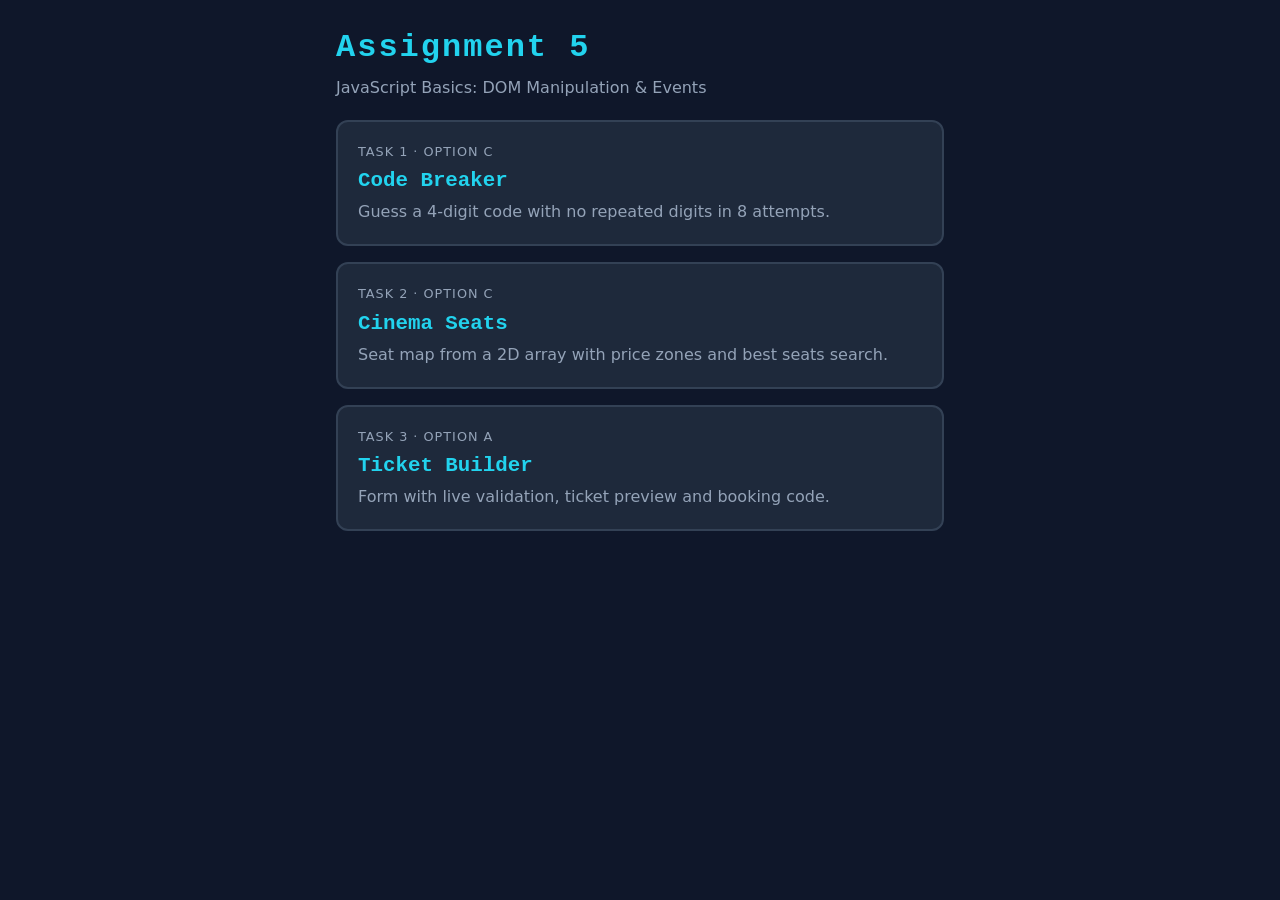
<file: index.html>
<!DOCTYPE html>
<html lang="en">
<head>
  <meta charset="UTF-8">
  <meta name="viewport" content="width=device-width, initial-scale=1.0">
  <title>Assignment 5 Basics</title>
  <link rel="stylesheet" href="css/style.css">
</head>
<body>
  <main class="container">
    <header class="page-header">
      <h1>Assignment 5</h1>
      <p class="subtitle">JavaScript Basics: DOM Manipulation &amp; Events</p>
    </header>
 
    <nav class="task-list" aria-label="Tasks">
      <a class="panel task-link" href="task1.html">
        <span class="task-link__label">Task 1 · Option C</span>
        <span class="task-link__title">Code Breaker</span>
        <span class="task-link__text">Guess a 4-digit code with no repeated digits in 8 attempts.</span>
      </a>
      <a class="panel task-link" href="task2.html">
        <span class="task-link__label">Task 2 · Option C</span>
        <span class="task-link__title">Cinema Seats</span>
        <span class="task-link__text">Seat map from a 2D array with price zones and best seats search.</span>
      </a>
      <a class="panel task-link" href="task3.html">
        <span class="task-link__label">Task 3 · Option A</span>
        <span class="task-link__title">Ticket Builder</span>
        <span class="task-link__text">Form with live validation, ticket preview and booking code.</span>
      </a>
    </nav>
  </main>
</body>
</html>
</file>
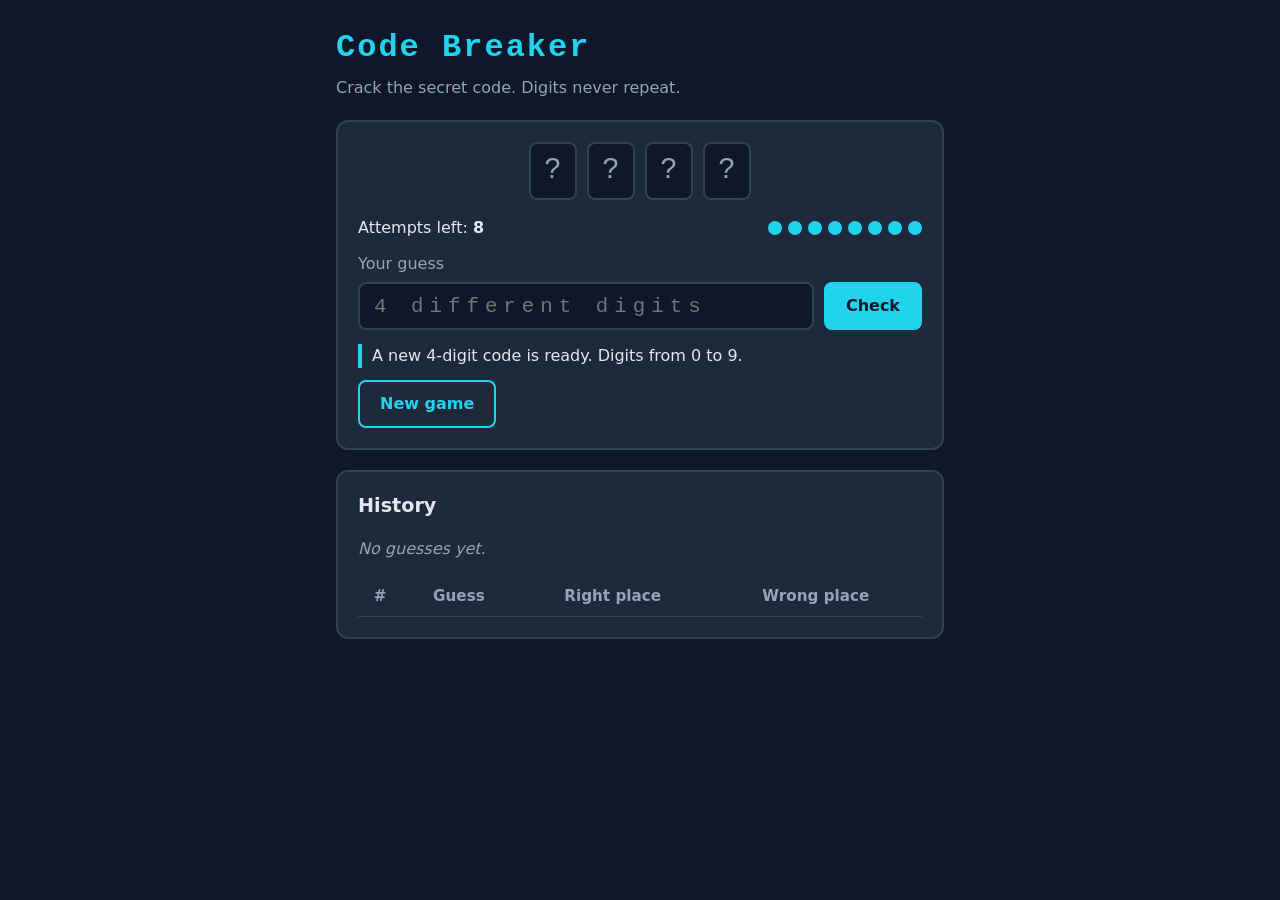
<file: task1.html>
<!DOCTYPE html>
<html lang="en">
<head>
  <meta charset="UTF-8">
  <meta name="viewport" content="width=device-width, initial-scale=1.0">
  <title>Task 1 — Code Breaker</title>
  <link rel="stylesheet" href="css/style.css">
  <script src="js/task1.js" defer></script>
</head>
<body>
  <main class="container">
    <header class="page-header">
      <h1>Code Breaker</h1>
      <p class="subtitle">Crack the secret code. Digits never repeat.</p>
    </header>
 
    <section id="game-panel" class="panel">
      <div id="secret" class="secret" aria-label="Secret code"></div>
 
      <div class="stats">
        <p>Attempts left: <strong id="attempts-left"></strong></p>
        <div id="attempt-pips" class="pips" aria-hidden="true"></div>
      </div>
 
      <form id="guess-form" class="guess-form">
        <label for="guess-input">Your guess</label>
        <div class="row">
          <input id="guess-input" type="text" inputmode="numeric" autocomplete="off"
                 aria-describedby="message">
          <button id="guess-btn" class="btn" type="submit">Check</button>
        </div>
      </form>
 
      <p id="message" class="message" role="status" aria-live="polite"></p>
 
      <button id="restart-btn" class="btn btn-secondary" type="button">New game</button>
    </section>
 
    <section class="panel">
      <h2>History</h2>
      <p id="history-empty" class="empty">No guesses yet.</p>
      <table class="history">
        <thead>
          <tr>
            <th>#</th>
            <th>Guess</th>
            <th>Right place</th>
            <th>Wrong place</th>
          </tr>
        </thead>
        <tbody id="history-body"></tbody>
      </table>
    </section>
  </main>
</body>
</html>
</file>
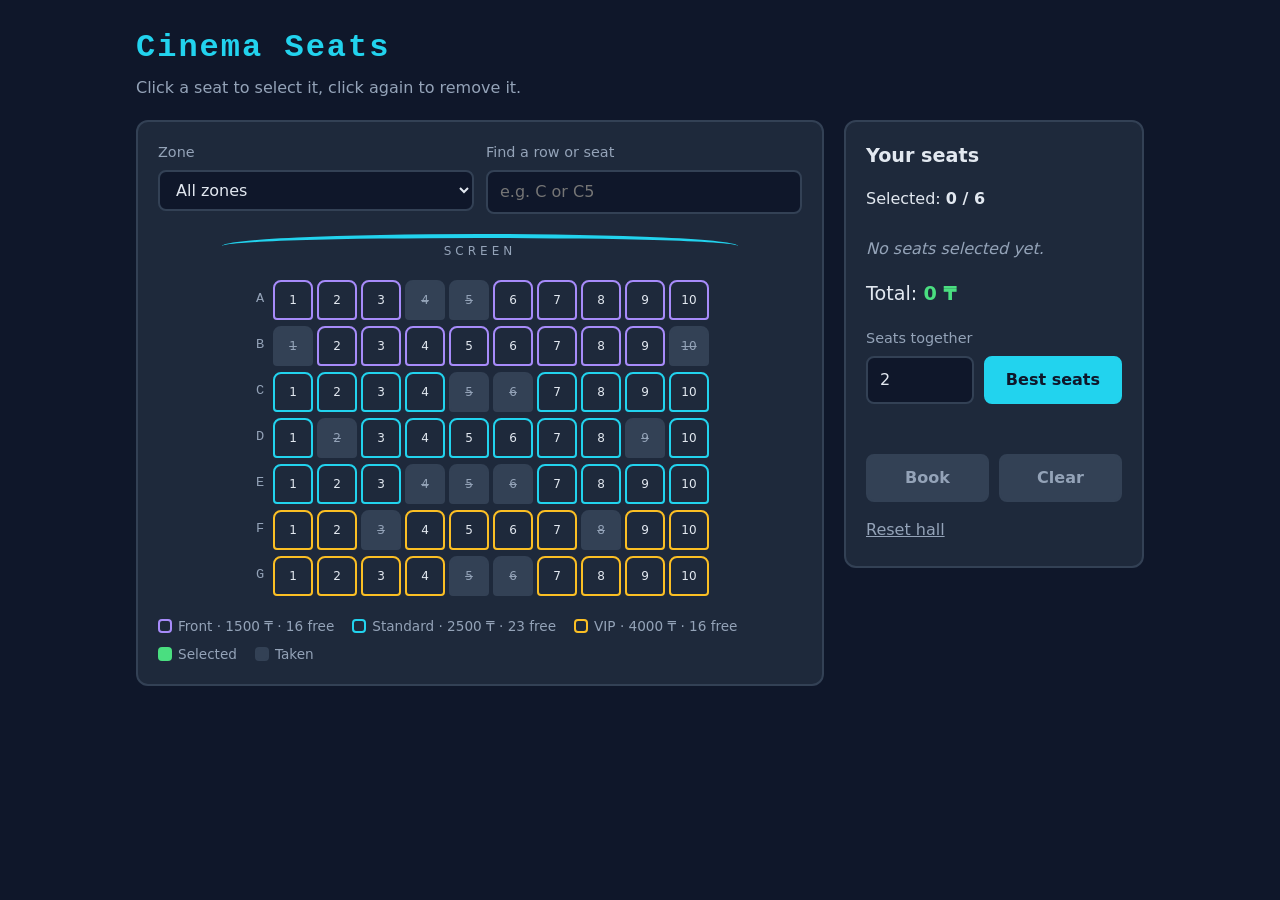
<file: task2.html>
<!DOCTYPE html>
<html lang="en">
<head>
  <meta charset="UTF-8">
  <meta name="viewport" content="width=device-width, initial-scale=1.0">
  <title>Task 2 — Cinema Seats</title>
  <link rel="stylesheet" href="css/style.css">
  <script src="js/task2.js" defer></script>
</head>
<body>
  <main class="container container--wide">
    <header class="page-header">
      <h1>Cinema Seats</h1>
      <p class="subtitle">Click a seat to select it, click again to remove it.</p>
    </header>
 
    <div class="layout">
      <section class="panel">
        <div class="filters">
          <div class="field">
            <label for="zone-filter">Zone</label>
            <select id="zone-filter" class="control">
              <option value="all">All zones</option>
            </select>
          </div>
          <div class="field">
            <label for="seat-search">Find a row or seat</label>
            <input id="seat-search" class="control" type="search"
                   placeholder="e.g. C or C5" autocomplete="off">
          </div>
        </div>
 
        <div class="screen">Screen</div>
        <div id="hall" class="hall"></div>
        <p id="hall-empty" class="empty is-hidden">No seats match your search.</p>
        <ul id="legend" class="legend"></ul>
      </section>
      
      <aside class="panel">
        <h2>Your seats</h2>
        <p class="summary-line">Selected: <strong id="selected-count"></strong></p>
        <ul id="selected-list" class="chips"></ul>
        <p id="selected-empty" class="empty">No seats selected yet.</p>
        <p class="total">Total: <strong id="total"></strong></p>
 
        <div class="best">
          <label for="best-count">Seats together</label>
          <div class="row">
            <input id="best-count" class="control" type="number" min="1" value="2">
            <button id="best-btn" class="btn" type="button">Best seats</button>
          </div>
        </div>
 
        <p id="message" class="message" role="status" aria-live="polite"></p>
 
        <div class="actions">
          <button id="book-btn" class="btn" type="button">Book</button>
          <button id="clear-btn" class="btn btn-secondary" type="button">Clear</button>
        </div>
        <button id="reset-btn" class="btn btn-link" type="button">Reset hall</button>
      </aside>
    </div>
  </main>
</body>
</html>
</file>
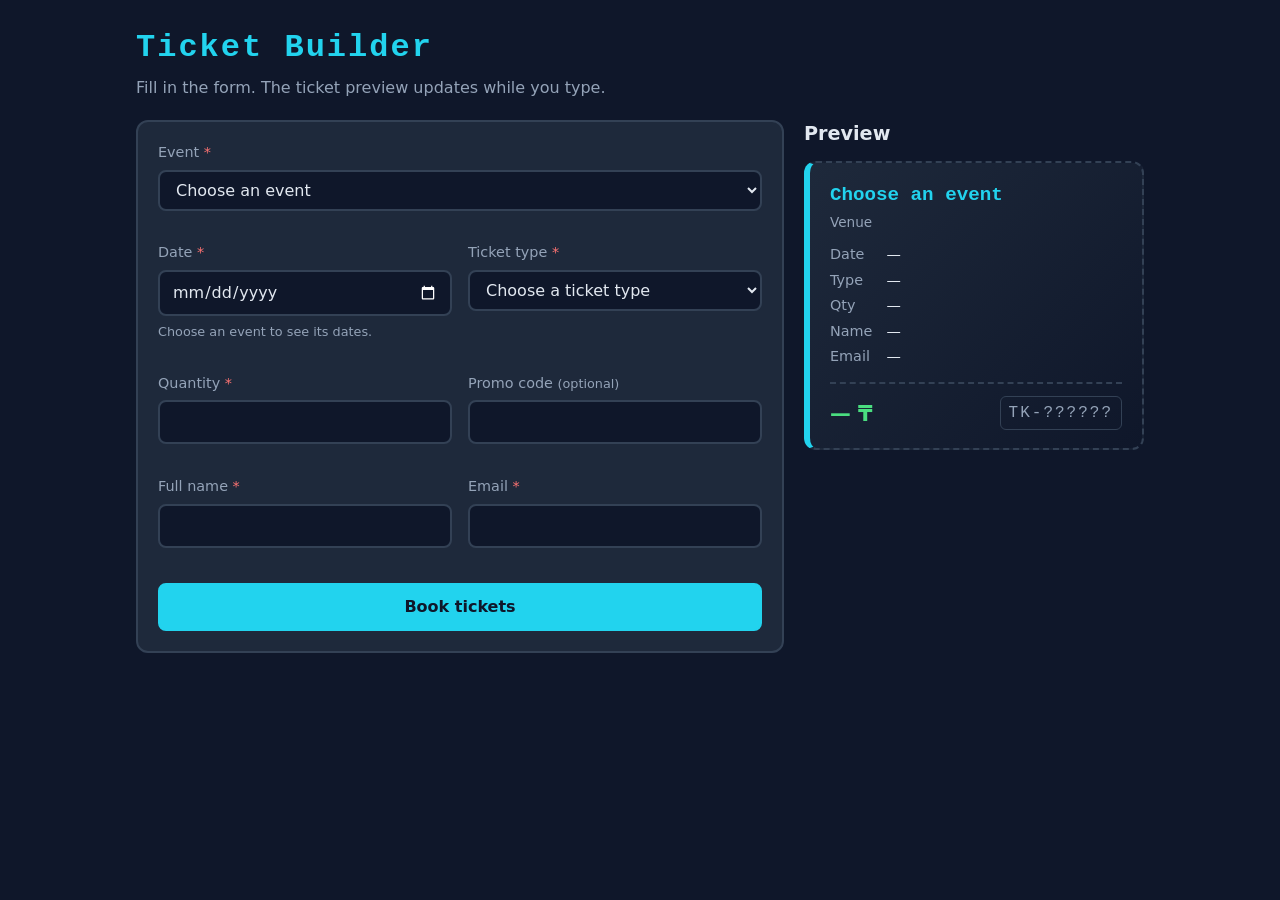
<file: task3.html>
<!DOCTYPE html>
<html lang="en">
<head>
  <meta charset="UTF-8">
  <meta name="viewport" content="width=device-width, initial-scale=1.0">
  <title>Task 3 — Ticket Builder</title>
  <link rel="stylesheet" href="css/style.css">
  <script src="js/task3.js" defer></script>
</head>
<body>
  <main class="container container--wide">
    <header class="page-header">
      <h1>Ticket Builder</h1>
      <p class="subtitle">Fill in the form. The ticket preview updates while you type.</p>
    </header>
 
    <div class="layout layout--form">
      <section class="panel">
        <p id="error-summary" class="error-summary is-hidden" role="alert"></p>
 
        <form id="ticket-form">
          <div class="form-grid">
            <div class="form-field form-field--full">
              <label for="event">Event <span class="req">*</span></label>
              <select id="event" class="control" required aria-describedby="event-error"></select>
              <p id="event-error" class="error-text"></p>
            </div>
 
            <div class="form-field">
              <label for="date">Date <span class="req">*</span></label>
              <input id="date" class="control" type="date" required
                     aria-describedby="date-hint date-error">
              <p id="date-hint" class="hint"></p>
              <p id="date-error" class="error-text"></p>
            </div>
 
            <div class="form-field">
              <label for="type">Ticket type <span class="req">*</span></label>
              <select id="type" class="control" required aria-describedby="type-error"></select>
              <p id="type-error" class="error-text"></p>
            </div>
 
            <div class="form-field">
              <label for="quantity">Quantity <span class="req">*</span></label>
              <input id="quantity" class="control" type="number" min="1" max="10" step="1"
                     required aria-describedby="quantity-error">
              <p id="quantity-error" class="error-text"></p>
            </div>
 
            <div class="form-field">
              <label for="promo">Promo code <span class="optional">(optional)</span></label>
              <input id="promo" class="control" type="text" maxlength="20" autocomplete="off"
                     aria-describedby="promo-error">
              <p id="promo-error" class="error-text"></p>
            </div>
 
            <div class="form-field">
              <label for="name">Full name <span class="req">*</span></label>
              <input id="name" class="control" type="text" minlength="5" maxlength="60"
                     autocomplete="name" required aria-describedby="name-error">
              <p id="name-error" class="error-text"></p>
            </div>
 
            <div class="form-field">
              <label for="email">Email <span class="req">*</span></label>
              <input id="email" class="control" type="email" maxlength="80"
                     autocomplete="email" required aria-describedby="email-error">
              <p id="email-error" class="error-text"></p>
            </div>
          </div>
 
          <button class="btn btn-wide" type="submit">Book tickets</button>
        </form>
      </section>
 
      <aside class="side">
        <h2>Preview</h2>
        <div id="preview"></div>
 
        <section id="result" class="result is-hidden">
          <h2 id="result-title" tabindex="-1">Your ticket is booked!</h2>
          <div id="result-ticket"></div>
        </section>
      </aside>
    </div>
  </main>
</body>
</html>
</file>
<file: css/style.css>
:root {
  --bg: #0f172a;
  --panel: #1e293b;
  --panel-border: #334155;
  --text: #e2e8f0;
  --muted: #94a3b8;
  --accent: #22d3ee;
  --accent-dark: #0891b2;
  --error: #f87171;
  --win: #4ade80;
  --loss: #fb923c;
  --radius: 12px;
  --font: "Segoe UI", system-ui, sans-serif;
  --mono: "Consolas", "Courier New", monospace;
}
 
* {
  box-sizing: border-box;
}
 
body {
  margin: 0;
  background: var(--bg);
  color: var(--text);
  font-family: var(--font);
  line-height: 1.5;
}
 
.container {
  max-width: 640px;
  margin: 0 auto;
  padding: 24px 16px 48px;
}
 
.page-header h1 {
  margin: 0;
  font-family: var(--mono);
  color: var(--accent);
  letter-spacing: 2px;
}
 
.subtitle {
  margin: 4px 0 20px;
  color: var(--muted);
}
 
h2 {
  margin-top: 0;
  font-size: 1.2rem;
}
 
/* Панели*/
.panel {
  background: var(--panel);
  border: 2px solid var(--panel-border);
  border-radius: var(--radius);
  padding: 20px;
  margin-bottom: 20px;
  transition: border-color 0.3s;
}
 
.panel.is-win {
  border-color: var(--win);
}
 
.panel.is-loss {
  border-color: var(--loss);
}
 
/* сикрет*/
.secret {
  display: flex;
  justify-content: center;
  gap: 10px;
  margin-bottom: 16px;
}
 
.slot {
  width: 48px;
  height: 58px;
  display: grid;
  place-items: center;
  font-family: var(--mono);
  font-size: 1.8rem;
  background: var(--bg);
  border: 2px solid var(--panel-border);
  border-radius: 8px;
  color: var(--muted);
}
 
.slot--revealed {
  color: var(--text);
  border-color: var(--accent);
}
 
.is-win .slot--revealed {
  border-color: var(--win);
  color: var(--win);
}
 
.is-loss .slot--revealed {
  border-color: var(--loss);
  color: var(--loss);
}
 
/* старт */
.stats {
  display: flex;
  flex-wrap: wrap;
  align-items: center;
  justify-content: space-between;
  gap: 8px;
  margin-bottom: 12px;
}
 
.stats p {
  margin: 0;
}
 
.pips {
  display: flex;
  flex-wrap: wrap;
  gap: 6px;
}
 
.pip {
  width: 14px;
  height: 14px;
  border-radius: 50%;
  background: var(--accent);
}
 
.pip--used {
  background: var(--panel-border);
}
 
/* форма */
.guess-form label {
  display: block;
  margin-bottom: 6px;
  color: var(--muted);
}
 
.row {
  display: flex;
  gap: 10px;
}
 
input {
  flex: 1;
  min-width: 0;
  padding: 10px 14px;
  font-family: var(--mono);
  font-size: 1.3rem;
  letter-spacing: 6px;
  color: var(--text);
  background: var(--bg);
  border: 2px solid var(--panel-border);
  border-radius: 8px;
}
 
input:focus-visible {
  outline: none;
  border-color: var(--accent);
}
 
input.is-invalid {
  border-color: var(--error);
}
 
input:disabled {
  opacity: 0.5;
  cursor: not-allowed;
}
 
/* кнопкибатн*/
.btn {
  padding: 10px 20px;
  font: inherit;
  font-weight: 600;
  color: var(--bg);
  background: var(--accent);
  border: 2px solid var(--accent);
  border-radius: 8px;
  cursor: pointer;
  transition: background 0.2s, transform 0.1s;
}
 
.btn:hover {
  background: var(--accent-dark);
  border-color: var(--accent-dark);
}
 
.btn:active {
  transform: scale(0.97);
}
 
.btn:focus-visible {
  outline: 3px solid var(--text);
  outline-offset: 2px;
}
 
.btn:disabled {
  background: var(--panel-border);
  border-color: var(--panel-border);
  color: var(--muted);
  cursor: not-allowed;
  transform: none;
}
 
.btn-secondary {
  margin-top: 8px;
  color: var(--accent);
  background: transparent;
}
 
.btn-secondary:hover {
  color: var(--bg);
  background: var(--accent);
}
 
/* сооьщ*/
.message {
  min-height: 1.5em;
  margin: 14px 0 4px;
  padding-left: 10px;
  border-left: 4px solid transparent;
}
 
.message--info {
  border-left-color: var(--accent);
}
 
.message--error {
  color: var(--error);
  border-left-color: var(--error);
}
 
.message--win {
  color: var(--win);
  border-left-color: var(--win);
  font-weight: 600;
}
 
.message--loss {
  color: var(--loss);
  border-left-color: var(--loss);
  font-weight: 600;
}
 
/* история */
.history {
  width: 100%;
  border-collapse: collapse;
  font-size: 0.95rem;
}
 
.history th,
.history td {
  padding: 8px 6px;
  text-align: center;
  border-bottom: 1px solid var(--panel-border);
}
 
.history th {
  color: var(--muted);
  font-weight: 600;
}
 
.history td:nth-child(2) {
  font-family: var(--mono);
  letter-spacing: 3px;
}
 
.history tbody tr:hover {
  background: var(--bg);
}
 
.row--win td {
  color: var(--win);
  font-weight: 600;
}
 
.empty {
  color: var(--muted);
  font-style: italic;
}
 
.is-hidden {
  display: none;
}
 
/* 375 */
@media (max-width: 480px) {
  .slot {
    width: 40px;
    height: 50px;
    font-size: 1.5rem;
  }
 
  .row {
    flex-direction: column;
  }
 
  .history {
    font-size: 0.85rem;
  }
}
 
/* Task 2 — тикетс */
.container--wide {
  max-width: 1040px;
}
 
.layout {
  display: grid;
  gap: 20px;
  align-items: start;
}
 
@media (min-width: 860px) {
  .layout {
    grid-template-columns: 1fr 300px;
  }
}
 
/*фильтр*/
.filters {
  display: flex;
  flex-wrap: wrap;
  gap: 12px;
  margin-bottom: 20px;
}
 
.field {
  flex: 1 1 160px;
  display: flex;
  flex-direction: column;
  gap: 6px;
}
 
.field label,
.best label {
  color: var(--muted);
  font-size: 0.9rem;
}
 
.control {
  width: 100%;
  padding: 8px 12px;
  font: inherit;
  letter-spacing: normal;
  color: var(--text);
  background: var(--bg);
  border: 2px solid var(--panel-border);
  border-radius: 8px;
}
 
.control:focus-visible {
  outline: none;
  border-color: var(--accent);
}
 
/*зал*/
.screen {
  width: 80%;
  margin: 0 auto 20px;
  padding-top: 4px;
  text-align: center;
  font-size: 0.75rem;
  letter-spacing: 4px;
  text-transform: uppercase;
  color: var(--muted);
  border-top: 4px solid var(--accent);
  border-radius: 50% 50% 0 0 / 12px 12px 0 0;
}
 
.hall {
  display: flex;
  flex-direction: column;
  gap: 6px;
}
 
.hall-row {
  display: flex;
  align-items: center;
  justify-content: center;
  gap: 4px;
}
 
.row-label {
  width: 18px;
  flex-shrink: 0;
  text-align: center;
  font-family: var(--mono);
  font-size: 0.85rem;
  color: var(--muted);
}
 
.seat {
  flex: 1 1 0;
  min-width: 0;
  max-width: 40px;
  aspect-ratio: 1;
  padding: 0;
  font: inherit;
  font-size: 0.75rem;
  color: var(--text);
  background: transparent;
  border: 2px solid var(--text);
  border-radius: 8px 8px 4px 4px;
  cursor: pointer;
  transition: background 0.15s, transform 0.1s;
}
 
.seat--front {
  border-color: #a78bfa;
}
 
.seat--standard {
  border-color: var(--accent);
}
 
.seat--vip {
  border-color: #fbbf24;
}
 
.seat:hover {
  background: var(--panel-border);
}
 
.seat:active {
  transform: scale(0.92);
}
 
.seat:focus-visible {
  outline: 3px solid var(--text);
  outline-offset: 2px;
}
 
.seat--selected,
.seat--selected:hover {
  color: var(--bg);
  font-weight: 700;
  background: var(--win);
  border-color: var(--win);
}
 
.seat--taken,
.seat--taken:hover {
  color: var(--muted);
  text-decoration: line-through;
  background: var(--panel-border);
  border-color: var(--panel-border);
  cursor: not-allowed;
}
 
.seat--dimmed {
  opacity: 0.2;
  cursor: default;
}
 
.seat--dimmed:hover {
  background: transparent;
}
 
.legend {
  display: flex;
  flex-wrap: wrap;
  gap: 8px 18px;
  margin: 20px 0 0;
  padding: 0;
  list-style: none;
  font-size: 0.85rem;
  color: var(--muted);
}
 
.legend li {
  display: flex;
  align-items: center;
  gap: 6px;
}
 
.swatch {
  width: 14px;
  height: 14px;
  border: 2px solid var(--text);
  border-radius: 4px;
}
 
.swatch--front {
  border-color: #a78bfa;
}
 
.swatch--standard {
  border-color: var(--accent);
}
 
.swatch--vip {
  border-color: #fbbf24;
}
 
.swatch--selected {
  background: var(--win);
  border-color: var(--win);
}
 
.swatch--taken {
  background: var(--panel-border);
  border-color: var(--panel-border);
}
 
.summary-line {
  margin: 0;
}
 
.chips {
  display: flex;
  flex-wrap: wrap;
  gap: 6px;
  margin: 10px 0;
  padding: 0;
  list-style: none;
}
 
.chip {
  padding: 4px 10px;
  font-family: var(--mono);
  font-size: 0.85rem;
  background: var(--bg);
  border: 1px solid var(--win);
  border-radius: 999px;
}
 
.total {
  font-size: 1.2rem;
}
 
.total strong {
  color: var(--win);
}
 
.best {
  margin-top: 16px;
}
 
.best label {
  display: block;
  margin-bottom: 6px;
}
 
.actions {
  display: flex;
  gap: 10px;
  margin-top: 12px;
}
 
.actions .btn {
  flex: 1;
  margin-top: 0;
}
 
.btn-link,
.btn-link:hover {
  margin-top: 12px;
  padding: 4px 0;
  font-weight: 400;
  color: var(--muted);
  text-decoration: underline;
  background: none;
  border: none;
}
 
.btn-link:hover {
  color: var(--text);
}
 
.message--success {
  color: var(--win);
  border-left-color: var(--win);
}
 
/* Task 3- букет тикетс */
@media (min-width: 860px) {
  .layout--form {
    grid-template-columns: 1fr 340px;
  }
 
  .side {
    position: sticky;
    top: 20px;
  }
}
 
.form-grid {
  display: grid;
  gap: 8px 16px;
}
 
@media (min-width: 600px) {
  .form-grid {
    grid-template-columns: 1fr 1fr;
  }
}
 
.form-field {
  display: flex;
  flex-direction: column;
  gap: 6px;
  min-width: 0;
}
 
.form-field--full {
  grid-column: 1 / -1;
}
 
.form-field label {
  color: var(--muted);
  font-size: 0.9rem;
}
 
.req {
  color: var(--error);
}
 
.optional {
  font-size: 0.8rem;
}
 
.control {
  color-scheme: dark;
}
 
.control.is-invalid {
  border-color: var(--error);
}
 
.control.is-valid {
  border-color: var(--win);
}
 
.hint {
  margin: 0;
  font-size: 0.8rem;
  color: var(--muted);
}
 
.error-text {
  min-height: 1.3em;
  margin: 0;
  font-size: 0.85rem;
  color: var(--error);
}
 
.error-summary {
  margin: 0 0 16px;
  padding: 12px 14px;
  font-weight: 600;
  color: var(--error);
  background: rgba(248, 113, 113, 0.1);
  border: 1px solid var(--error);
  border-radius: 8px;
}
 
.btn-wide {
  width: 100%;
  margin-top: 12px;
}
 
.side h2 {
  margin-bottom: 12px;
}
 
.ticket {
  padding: 18px 20px;
  background: linear-gradient(135deg, var(--panel), var(--bg));
  border: 2px dashed var(--panel-border);
  border-left: 6px solid var(--accent);
  border-radius: var(--radius);
  transition: border-color 0.3s;
}
 
.ticket--booked {
  border-style: solid;
  border-color: var(--win);
  border-left-color: var(--win);
}
 
.ticket__title {
  margin: 0;
  font-family: var(--mono);
  font-size: 1.2rem;
  color: var(--accent);
}
 
.ticket__venue {
  margin: 2px 0 12px;
  font-size: 0.85rem;
  color: var(--muted);
}
 
.ticket__details {
  display: grid;
  grid-template-columns: auto 1fr;
  gap: 4px 14px;
  margin: 0;
  font-size: 0.9rem;
}
 
.ticket__details dt {
  color: var(--muted);
}
 
.ticket__details dd {
  margin: 0;
  overflow-wrap: anywhere;
}
 
.ticket__footer {
  display: flex;
  flex-wrap: wrap;
  align-items: flex-end;
  justify-content: space-between;
  gap: 10px;
  margin-top: 14px;
  padding-top: 12px;
  border-top: 2px dashed var(--panel-border);
}
 
.ticket__total {
  margin: 0;
  font-size: 1.3rem;
  font-weight: 700;
  color: var(--win);
}
 
.ticket__discount {
  margin: 0;
  font-size: 0.8rem;
  color: var(--loss);
}
 
.ticket__code {
  margin: 0;
  padding: 4px 8px;
  font-family: var(--mono);
  letter-spacing: 2px;
  color: var(--muted);
  border: 1px solid var(--panel-border);
  border-radius: 6px;
}
 
.ticket--booked .ticket__code {
  font-weight: 700;
  color: var(--bg);
  background: var(--win);
  border-color: var(--win);
}
 
.result {
  margin-top: 24px;
}
 
.result h2 {
  color: var(--win);
}
 
.result h2:focus {
  outline: none;
}
 

/*хоум пайдж*/
.task-list {
  display: flex;
  flex-direction: column;
  gap: 16px;
}
 
.task-link {
  display: flex;
  flex-direction: column;
  gap: 4px;
  margin-bottom: 0;
  color: var(--text);
  text-decoration: none;
  transition: border-color 0.2s, transform 0.2s;
}
 
.task-link:hover {
  border-color: var(--accent);
  transform: translateY(-2px);
}
 
.task-link:focus-visible {
  outline: 3px solid var(--text);
  outline-offset: 2px;
}
 
.task-link__label {
  font-size: 0.8rem;
  color: var(--muted);
  text-transform: uppercase;
  letter-spacing: 1px;
}
 
.task-link__title {
  font-family: var(--mono);
  font-size: 1.3rem;
  font-weight: 700;
  color: var(--accent);
}
 
.task-link__text {
  color: var(--muted);
}
</file>
